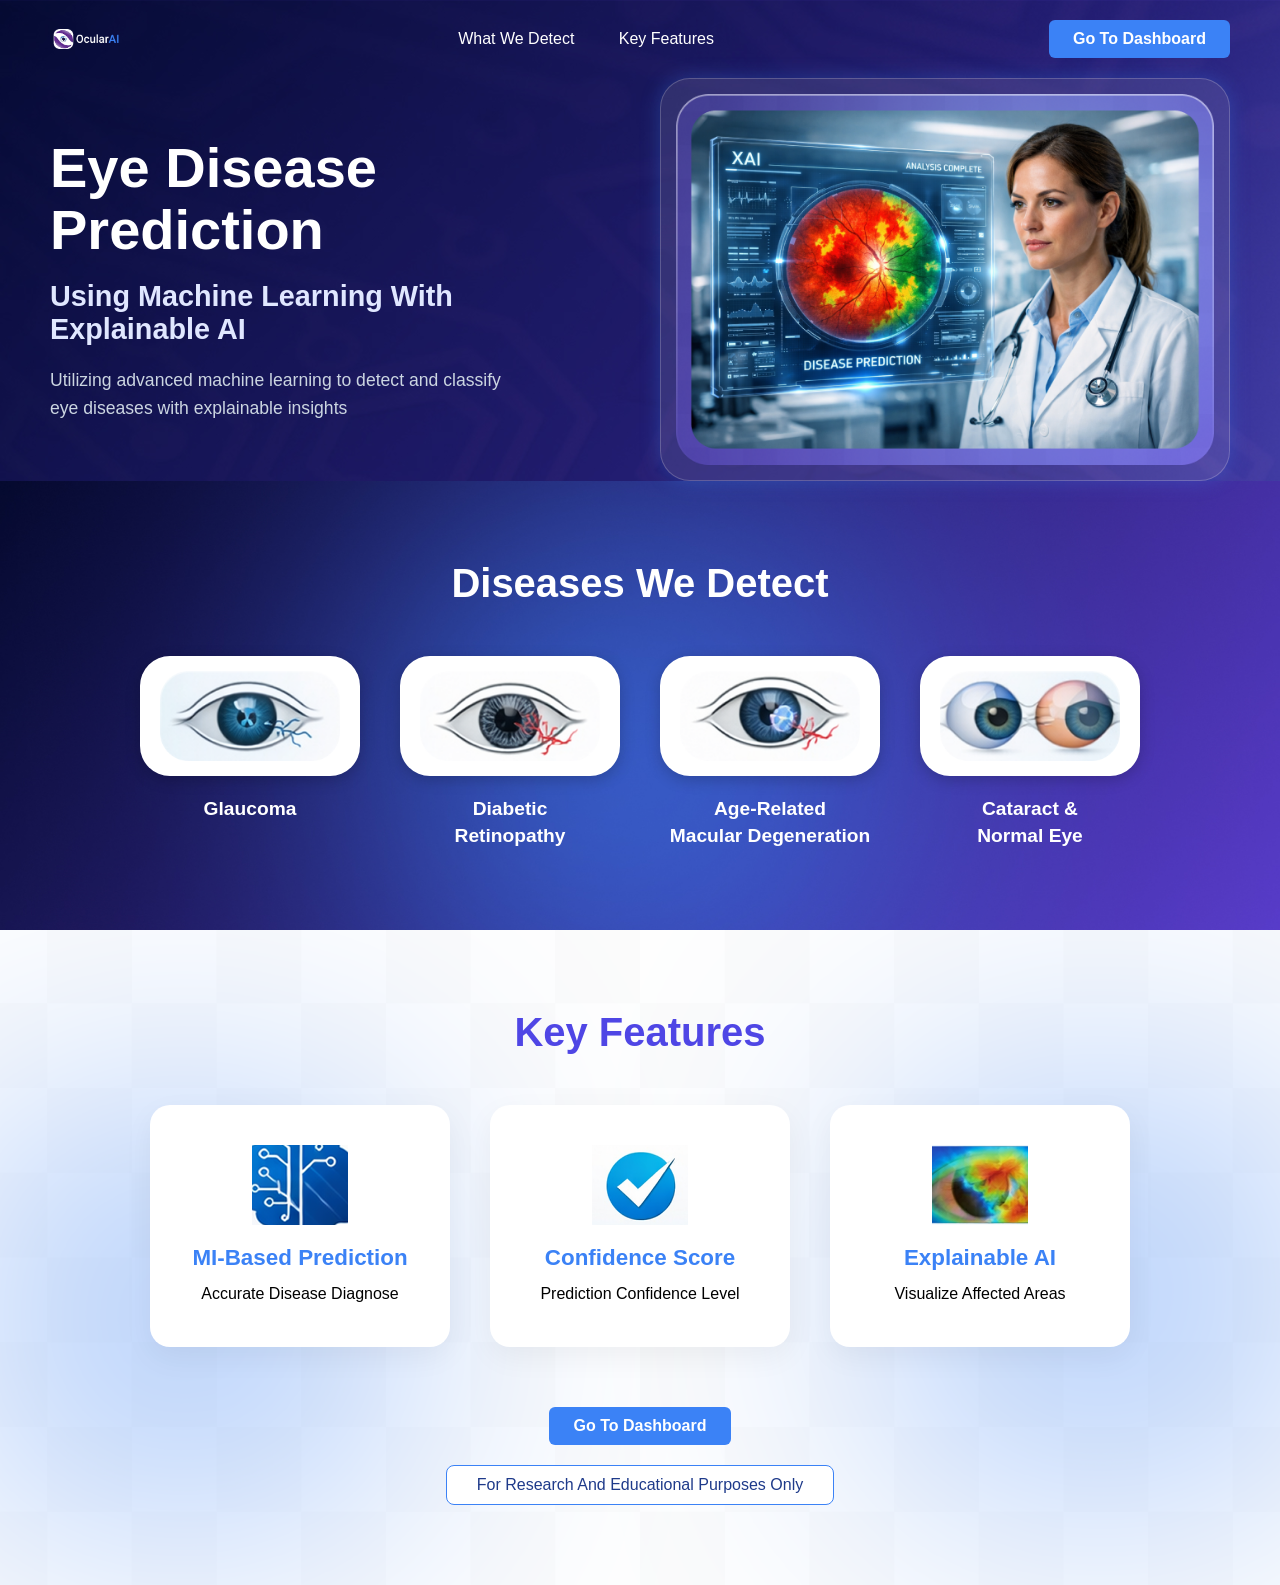
<file: index.html>
<!DOCTYPE html>
<html lang="en">
<head>
    <meta charset="UTF-8">
    <meta name="viewport" content="width=device-width, initial-scale=1.0">
    <title>OcularAI - Eye Disease Prediction</title>
    
    <style>
        /* 1. RESET & BASIC SETUP */
        * {
            margin: 0;
            padding: 0;
            box-sizing: border-box;
            font-family: 'Segoe UI', Tahoma, Geneva, Verdana, sans-serif;
        }

        body {
            /* This mimics your dark blue gradient. 
               Once you have your image, uncomment the background-image line below. */
            background: linear-gradient(135deg, #1a1a40 0%, #302b63 100%);
            background-image: url('bg-pattern.jpg');
            background-size: cover;
            color: white;
            height: 100vh;
            display: flex;
            flex-direction: column;
        }

        /* 2. NAVIGATION BAR */
        header {
            display: flex;
            justify-content: space-between;
            align-items: center;
            padding: 20px 50px;
        }

        .logo {
            display: flex;
            align-items: center;
            font-weight: bold;
            font-size: 1.2rem;
            gap: 10px;
        }
        
        .logo img {
            height: 30px; /* Adjust based on your logo export */
        }

        nav a {
            color: white;
            text-decoration: none;
            margin: 0 20px;
            font-size: 1rem;
            font-weight: 500;
        }

        .btn-primary {
            background-color: #3b82f6; /* Bright Blue */
            color: white;
            padding: 10px 24px;
            border: none;
            border-radius: 6px;
            font-weight: 600;
            cursor: pointer;
            text-decoration: none;
            transition: background 0.3s;
        }

        .btn-primary:hover {
            background-color: #2563eb;
        }

        /* 3. HERO SECTION (The Main Content) */
        .hero {
            display: flex;
            align-items: center; /* Vertically center */
            justify-content: space-between;
            padding: 0 50px;
            flex: 1; /* Takes up remaining height */
            gap: 40px;
        }

        /* Left Side Text */
        .hero-content {
            flex: 1;
            max-width: 600px;
        }

        h1 {
            font-size: 3.5rem;
            line-height: 1.1;
            margin-bottom: 20px;
            font-weight: 700;
        }

        h2 {
            font-size: 1.8rem;
            font-weight: 600;
            margin-bottom: 20px;
            color: #e0e7ff; /* Slightly lighter white */
        }

        p {
            font-size: 1.1rem;
            line-height: 1.6;
            color: #cbd5e1; /* Grey-ish text for description */
            max-width: 80%;
        }

        /* Right Side Image */
        .hero-image-container {
            flex: 1;
            display: flex;
            justify-content: center;
            position: relative;
        }

        /* The glowing border effect wrapper */
        .image-frame {
            padding: 15px; /* Space for the border/glow */
            background: rgba(255, 255, 255, 0.1); /* Glass effect */
            border-radius: 30px;
            border: 1px solid rgba(255, 255, 255, 0.2);
            box-shadow: 0 0 20px rgba(59, 130, 246, 0.3); /* Blue glow */
        }

        .image-frame img {
            width: 100%;
            max-width: 600px;
            border-radius: 20px;
            display: block;
        }

        /* 4. RESPONSIVE (Mobile view) */
        @media (max-width: 900px) {
            .hero {
                flex-direction: column;
                text-align: center;
                padding: 40px 20px;
            }
            
            header {
                padding: 20px;
            }

            .hero-content {
                margin-bottom: 40px;
            }
            
            p {
                margin: 0 auto;
            }
            
            nav {
                display: none; /* Hiding nav links on small mobile for simplicity */
            }
        }
        /* 5. DISEASES SECTION */
        .detect-section {
    padding: 80px 50px;
    text-align: center;
    background-image: url('bg-detect.png'); 
    background-size: cover;
}

        .detect-section h2 {
            font-size: 2.5rem;
            margin-bottom: 50px;
            color: white;
        }

        .disease-grid {
            display: flex;
            justify-content: center;
            gap: 40px;
            flex-wrap: wrap; 
        }

        .disease-card {
            display: flex;
            flex-direction: column;
            align-items: center;
            width: 220px;
        }

        .image-box {
            background: white;
            border-radius: 30px; 
            padding: 10px;
            width: 100%;
            height: 120px;
            display: flex;
            align-items: center;
            justify-content: center;
            margin-bottom: 20px;
            box-shadow: 0 4px 15px rgba(0,0,0,0.2);
        }

        .image-box img {
            max-width: 90%;
            max-height: 90%;
            object-fit: contain;
        }

        .disease-card h3 {
            font-size: 1.2rem;
            font-weight: 600;
            color: white;
            line-height: 1.4;
        }
        /* 6. KEY FEATURES SECTION */
        .features-section {
            background-image: url('bg-features.png');
            background-size: cover;
            background-position: center;
            padding: 80px 50px;
            text-align: center;
            color: #333; /* Dark text for light background */
        }

        .features-section h2 {
            font-size: 2.5rem;
            color: #4f46e5; /* Purple color from your design */
            margin-bottom: 50px;
            font-weight: 700;
        }

        .features-grid {
            display: flex;
            justify-content: center;
            gap: 40px;
            flex-wrap: wrap;
            margin-bottom: 60px;
        }

        .feature-card {
            background: white;
            border-radius: 20px;
            padding: 40px 20px;
            width: 300px;
            box-shadow: 0 10px 30px rgba(0,0,0,0.05); /* Soft shadow */
            display: flex;
            flex-direction: column;
            align-items: center;
        }

        .feature-card img {
            height: 80px;
            margin-bottom: 20px;
            object-fit: contain;
        }

        .feature-card h3 {
            color: #3b82f6; /* Blue text */
            font-size: 1.4rem;
            margin-bottom: 10px;
        }

        .feature-card p {
            color: #000; /* Black text */
            font-size: 1rem;
        }

        /* Footer Buttons */
        .features-footer {
            display: flex;
            flex-direction: column;
            align-items: center;
            gap: 20px;
        }

        .disclaimer {
            border: 1px solid #3b82f6;
            color: #1e3a8a;
            padding: 10px 30px;
            border-radius: 8px;
            font-weight: 500;
            background: white;
        }
    </style>
</head>
<body>

    <header>
        <div class="logo">
            <img src="logo.png" alt="Logo">
        </div>
        <nav>
            <a href="#detect">What We Detect</a>
            <a href="#features">Key Features</a>
        </nav>
        <a href="dasboard.html" class="btn-primary">Go To Dashboard</a>
    </header>

    <section class="hero">
        
        <div class="hero-content">
            <h1>Eye Disease Prediction</h1>
            <h2>Using Machine Learning With Explainable AI</h2>
            <p>Utilizing advanced machine learning to detect and classify eye diseases with explainable insights</p>
        </div>

        <div class="hero-image-container">
            <div class="image-frame">
                <img src="hero-image.png" alt="Doctor Analysis Interface">
            </div>
        </div>

    </section>
    <section class="detect-section" id="detect">
        <h2>Diseases We Detect</h2>
        
        <div class="disease-grid">
            
            <div class="disease-card">
                <div class="image-box">
                    <img src="eye-glaucoma.png" alt="Glaucoma Eye">
                </div>
                <h3>Glaucoma</h3>
            </div>

            <div class="disease-card">
                <div class="image-box">
                    <img src="eye-diabetic.png" alt="Diabetic Retinopathy Eye">
                </div>
                <h3>Diabetic<br>Retinopathy</h3>
            </div>
            <div class="disease-card">
                <div class="image-box">
                    <img src="eye-macular.png" alt="Macular Degeneration Eye">
                </div>
                <h3>Age-Related<br>Macular Degeneration</h3>
            </div>
            <div class="disease-card">
                <div class="image-box">
                    <img src="eye-cataract.png" alt="Cataract Eye">
                </div>
                <h3>Cataract &<br>Normal Eye</h3>
            </div>
        </div>
    </section>
    <section class="features-section" id="features">
        <h2>Key Features</h2>
        
        <div class="features-grid">
            
            <div class="feature-card">
                <img src="icon-ml.png" alt="ML Prediction">
                <h3>MI-Based Prediction</h3>
                <p>Accurate Disease Diagnose</p>
            </div>

            <div class="feature-card">
                <img src="icon-confidence.png" alt="Confidence Score">
                <h3>Confidence Score</h3>
                <p>Prediction Confidence Level</p>
            </div>

            <div class="feature-card">
                <img src="icon-xai.png" alt="Explainable AI">
                <h3>Explainable AI</h3>
                <p>Visualize Affected Areas</p>
            </div>

        </div>

        <div class="features-footer">
            <a href="dasboard.html" class="btn-primary">Go To Dashboard</a>
            <div class="disclaimer">For Research And Educational Purposes Only</div>
        </div>

    </section>
</body>
</html>
</file>
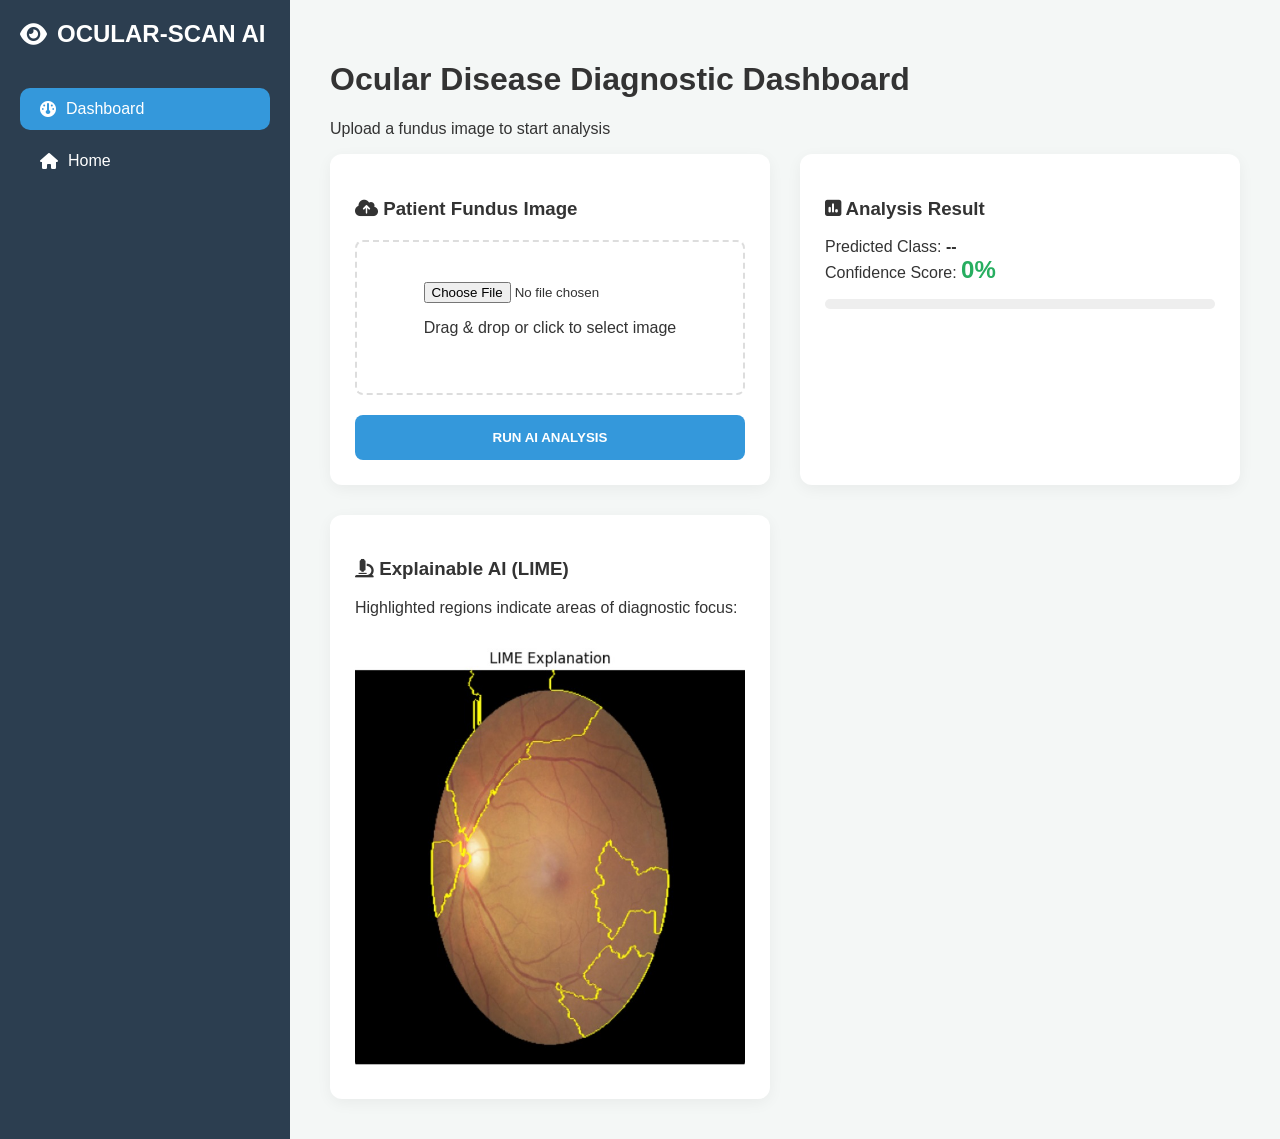
<file: dasboard.html>
<!DOCTYPE html>
<html lang="en">
<head>
    <meta charset="UTF-8">
    <meta name="viewport" content="width=device-width, initial-scale=1.0">
    <title>Ocular AI Dashboard</title>
    <link rel="stylesheet" href="style.css">
    <link href="https://cdnjs.cloudflare.com/ajax/libs/font-awesome/6.0.0/css/all.min.css" rel="stylesheet">
</head>
<body>
    <div class="container">
        <nav class="sidebar">
            <div class="logo">
                <i class="fa-solid fa-eye"></i>
                <span>OCULAR-SCAN AI</span>
            </div>
           <ul style="list-style: none; padding: 0; font-family: sans-serif;">
    <li style="background: #3498db; color: white; padding: 12px 20px; border-radius: 10px; margin-bottom: 10px; cursor: pointer; display: flex; align-items: center; gap: 10px;">
        <i class="fa-solid fa-gauge"></i> Dashboard
    </li>

    <li class="nav-item-hover" style="padding: 12px 20px; border-radius: 10px; margin-bottom: 10px; cursor: pointer; transition: 0.3s;">
        <a href="index.html" style="color: white; text-decoration: none; display: flex; align-items: center; gap: 10px; width: 100%;">
            <i class="fa-solid fa-house"></i> Home
        </a>
    </li>

   
</ul>
        </nav>

        <main class="main-content">
            <header>
                <h1>Ocular Disease Diagnostic Dashboard</h1>
                <p>Upload a fundus image to start analysis</p>
            </header>

            <div class="dashboard-grid">
                <section class="card upload-section">
                    <h3><i class="fa-solid fa-cloud-arrow-up"></i> Patient Fundus Image</h3>
                    <div class="drop-zone" id="dropZone">
                        <input type="file" id="imageInput" accept="image/*" required>
                        <p id="uploadText">Drag & drop or click to select image</p>
                        <img id="imagePreview" style="display:none; width:100%; border-radius:10px; margin-top:10px;">
                    </div>
                    <button type="button" onclick="uploadAndPredict()" class="btn-predict" id="predictBtn">
                        RUN AI ANALYSIS
                    </button>
                </section>

                <section class="card results-section">
                    <h3><i class="fa-solid fa-square-poll-vertical"></i> Analysis Result</h3>
                    <div class="result-display">
                        <div class="metric">
                            <span>Predicted Class:</span>
                            <strong id="class-name">--</strong>
                        </div>
                        <div class="metric">
                            <span>Confidence Score:</span>
                            <strong id="confidence" class="highlight">0%</strong>
                        </div>
                        <div style="width: 100%; background: #eee; border-radius: 5px; height: 10px; margin-top: 15px;">
                            <div id="progressFill" style="width: 0%; height: 100%; background: #2563eb; border-radius: 5px; transition: 0.5s;"></div>
                        </div>
                    </div>
                </section>

                <section class="card xai-section">
                    <h3><i class="fa-solid fa-microscope"></i> Explainable AI (LIME)</h3>
                    <div class="xai-container">
                        <p>Highlighted regions indicate areas of diagnostic focus:</p>
                        <img src="lime.jpeg"LIME Analysis" class="lime-img" id="limeImg">
                    </div>
                </section>
            </div>
        </main>
    </div>

    <script>
        // Disease Names Mapping
        const labelMap = {
            "A": "Age-related Macular Degeneration",
            "C": "Cataract",
            "D": "Diabetes Retinopathy",
            "G": "Glaucoma",
            "H": "Hypertension",
            "M": "Myopia",
            "N": "Normal Eye",
            "O": "Other Abnormalities"
        };

        const imageInput = document.getElementById('imageInput');
        const preview = document.getElementById('imagePreview');
        const uploadText = document.getElementById('uploadText');

        // Preview Image when selected
        imageInput.onchange = evt => {
            const [file] = imageInput.files;
            if (file) {
                preview.src = URL.createObjectURL(file);
                preview.style.display = 'block';
                uploadText.style.display = 'none';
            }
        }

        async function uploadAndPredict() {
            const fileInput = document.getElementById('imageInput');
            const classNameDisplay = document.getElementById("class-name");
            const confidenceDisplay = document.getElementById("confidence");
            const progressFill = document.getElementById("progressFill");
            const btn = document.getElementById("predictBtn");

            if (!fileInput.files[0]) {
                alert("Please select an eye image first!");
                return;
            }

            const formData = new FormData();
            formData.append("image", fileInput.files[0]);

            // UI feedback
            classNameDisplay.innerText = "Analyzing...";
            btn.innerText = "PROCESSING...";
            btn.disabled = true;

            try {
                const response = await fetch("http://127.0.0.1:5000/predict", {
                    method: "POST",
                    body: formData
                });

                const data = await response.json();

                if (data.prediction) {
                    // Success! Mapping the short label (A, C, D) to full name
                    const fullName = labelMap[data.prediction] || data.prediction;
                    classNameDisplay.innerText = fullName;
                    confidenceDisplay.innerText = data.confidence + "%";
                    progressFill.style.width = data.confidence + "%";
                } else {
                    alert("Error: " + data.error);
                    classNameDisplay.innerText = "--";
                }
            } catch (error) {
                console.error(error);
                alert("Backend server error! Make sure Flask is running.");
                classNameDisplay.innerText = "Error";
            } finally {
                btn.innerText = "RUN AI ANALYSIS";
                btn.disabled = false;
            }
        }
    </script>
</body>
</html>
</file>
<file: style.css>
:root {
    --primary: #2c3e50;
    --accent: #3498db;
    --bg: #f4f7f6;
    --white: #ffffff;
    --text: #333;
}

body {
    font-family: 'Segoe UI', Tahoma, Geneva, Verdana, sans-serif;
    background-color: var(--bg);
    margin: 0;
    color: var(--text);
}

.container {
    display: flex;
    min-height: 100vh;
}

/* Sidebar Styling */
.sidebar {
    width: 250px;
    background-color: var(--primary);
    color: white;
    padding: 20px;
}

.logo {
    font-size: 24px;
    font-weight: bold;
    display: flex;
    align-items: center;
    gap: 10px;
    margin-bottom: 40px;
}

.sidebar ul {
    list-style: none;
    padding: 0;
}

.sidebar li {
    padding: 15px;
    cursor: pointer;
    display: flex;
    align-items: center;
    gap: 15px;
    border-radius: 8px;
    transition: 0.3s;
}

.sidebar li:hover, .sidebar li.active {
    background: var(--accent);
}

/* Main Content Area */
.main-content {
    flex: 1;
    padding: 40px;
}

.dashboard-grid {
    display: grid;
    grid-template-columns: 1fr 1fr;
    gap: 30px;
}

.card {
    background: var(--white);
    padding: 25px;
    border-radius: 12px;
    box-shadow: 0 4px 15px rgba(0,0,0,0.05);
}

.drop-zone {
    border: 2px dashed #ddd;
    padding: 40px;
    text-align: center;
    border-radius: 8px;
    margin: 20px 0;
}

.btn-predict {
    width: 100%;
    padding: 15px;
    background: var(--accent);
    color: white;
    border: none;
    border-radius: 8px;
    font-weight: bold;
    cursor: pointer;
}

.highlight {
    color: #27ae60;
    font-size: 1.5rem;
}

.lime-img {
    width: 100%;
    border-radius: 8px;
    margin-top: 15px;
}
</file>
